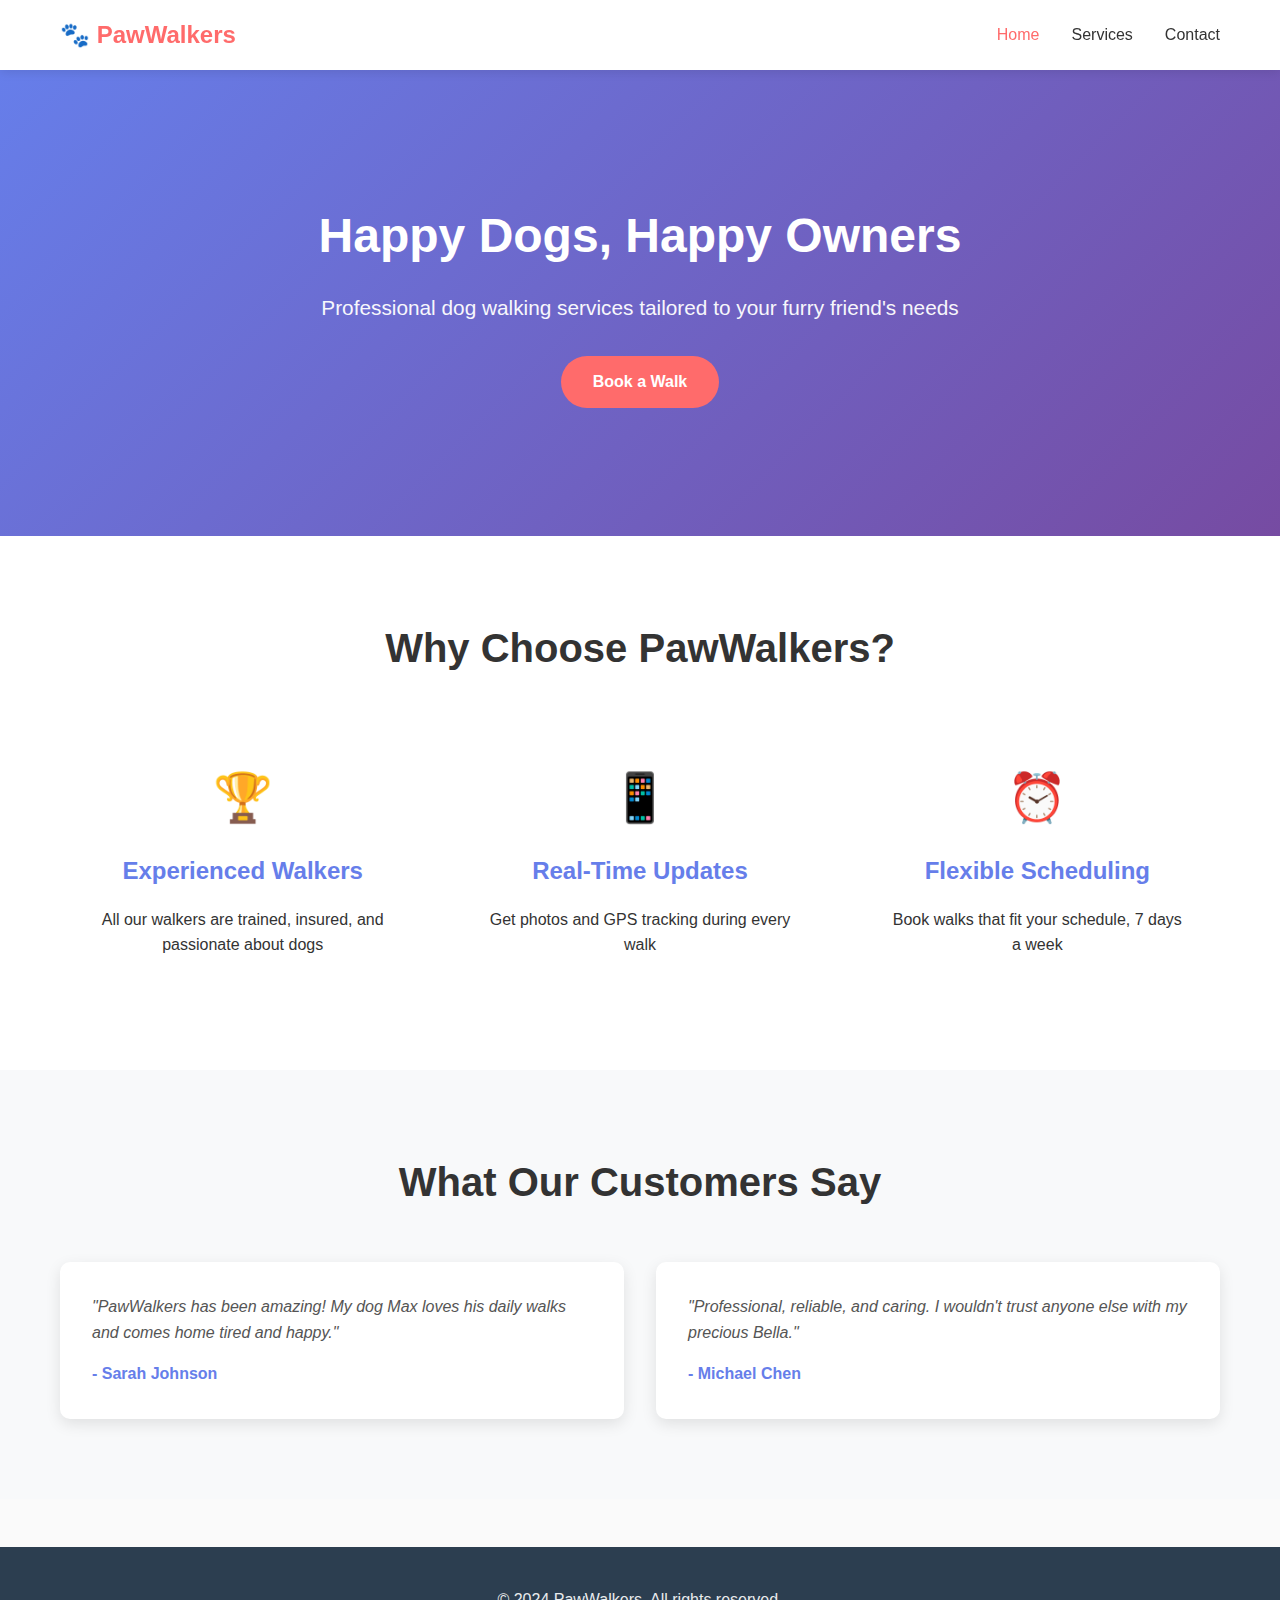
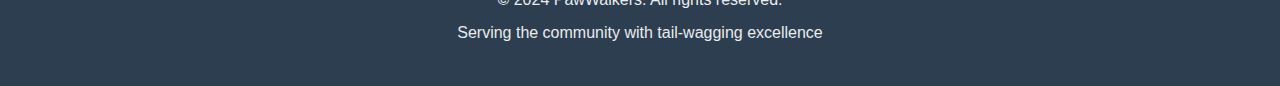
<file: index.html>
<!DOCTYPE html>
<html lang="en">
<head>
    <meta charset="UTF-8">
    <meta name="viewport" content="width=device-width, initial-scale=1.0">
    <title>PawWalkers - Premium Dog Walking Services</title>
    <link rel="stylesheet" href="styles.css">
</head>
<body>
    <nav class="navbar">
        <div class="container">
            <div class="logo">🐾 PawWalkers</div>
            <ul class="nav-links">
                <li><a href="index.html" class="active">Home</a></li>
                <li><a href="services.html">Services</a></li>
                <li><a href="contact.html">Contact</a></li>
            </ul>
        </div>
    </nav>

    <header class="hero">
        <div class="container">
            <h1>Happy Dogs, Happy Owners</h1>
            <p>Professional dog walking services tailored to your furry friend's needs</p>
            <a href="contact.html" class="btn btn-primary">Book a Walk</a>
        </div>
    </header>

    <section class="features">
        <div class="container">
            <h2>Why Choose PawWalkers?</h2>
            <div class="feature-grid">
                <div class="feature-card">
                    <div class="icon">🏆</div>
                    <h3>Experienced Walkers</h3>
                    <p>All our walkers are trained, insured, and passionate about dogs</p>
                </div>
                <div class="feature-card">
                    <div class="icon">📱</div>
                    <h3>Real-Time Updates</h3>
                    <p>Get photos and GPS tracking during every walk</p>
                </div>
                <div class="feature-card">
                    <div class="icon">⏰</div>
                    <h3>Flexible Scheduling</h3>
                    <p>Book walks that fit your schedule, 7 days a week</p>
                </div>
            </div>
        </div>
    </section>

    <section class="testimonials">
        <div class="container">
            <h2>What Our Customers Say</h2>
            <div class="testimonial-grid">
                <div class="testimonial-card">
                    <p>"PawWalkers has been amazing! My dog Max loves his daily walks and comes home tired and happy."</p>
                    <div class="author">- Sarah Johnson</div>
                </div>
                <div class="testimonial-card">
                    <p>"Professional, reliable, and caring. I wouldn't trust anyone else with my precious Bella."</p>
                    <div class="author">- Michael Chen</div>
                </div>
            </div>
        </div>
    </section>

    <footer>
        <div class="container">
            <p>&copy; 2024 PawWalkers. All rights reserved.</p>
            <p>Serving the community with tail-wagging excellence</p>
        </div>
    </footer>
</body>
</html>
</file>
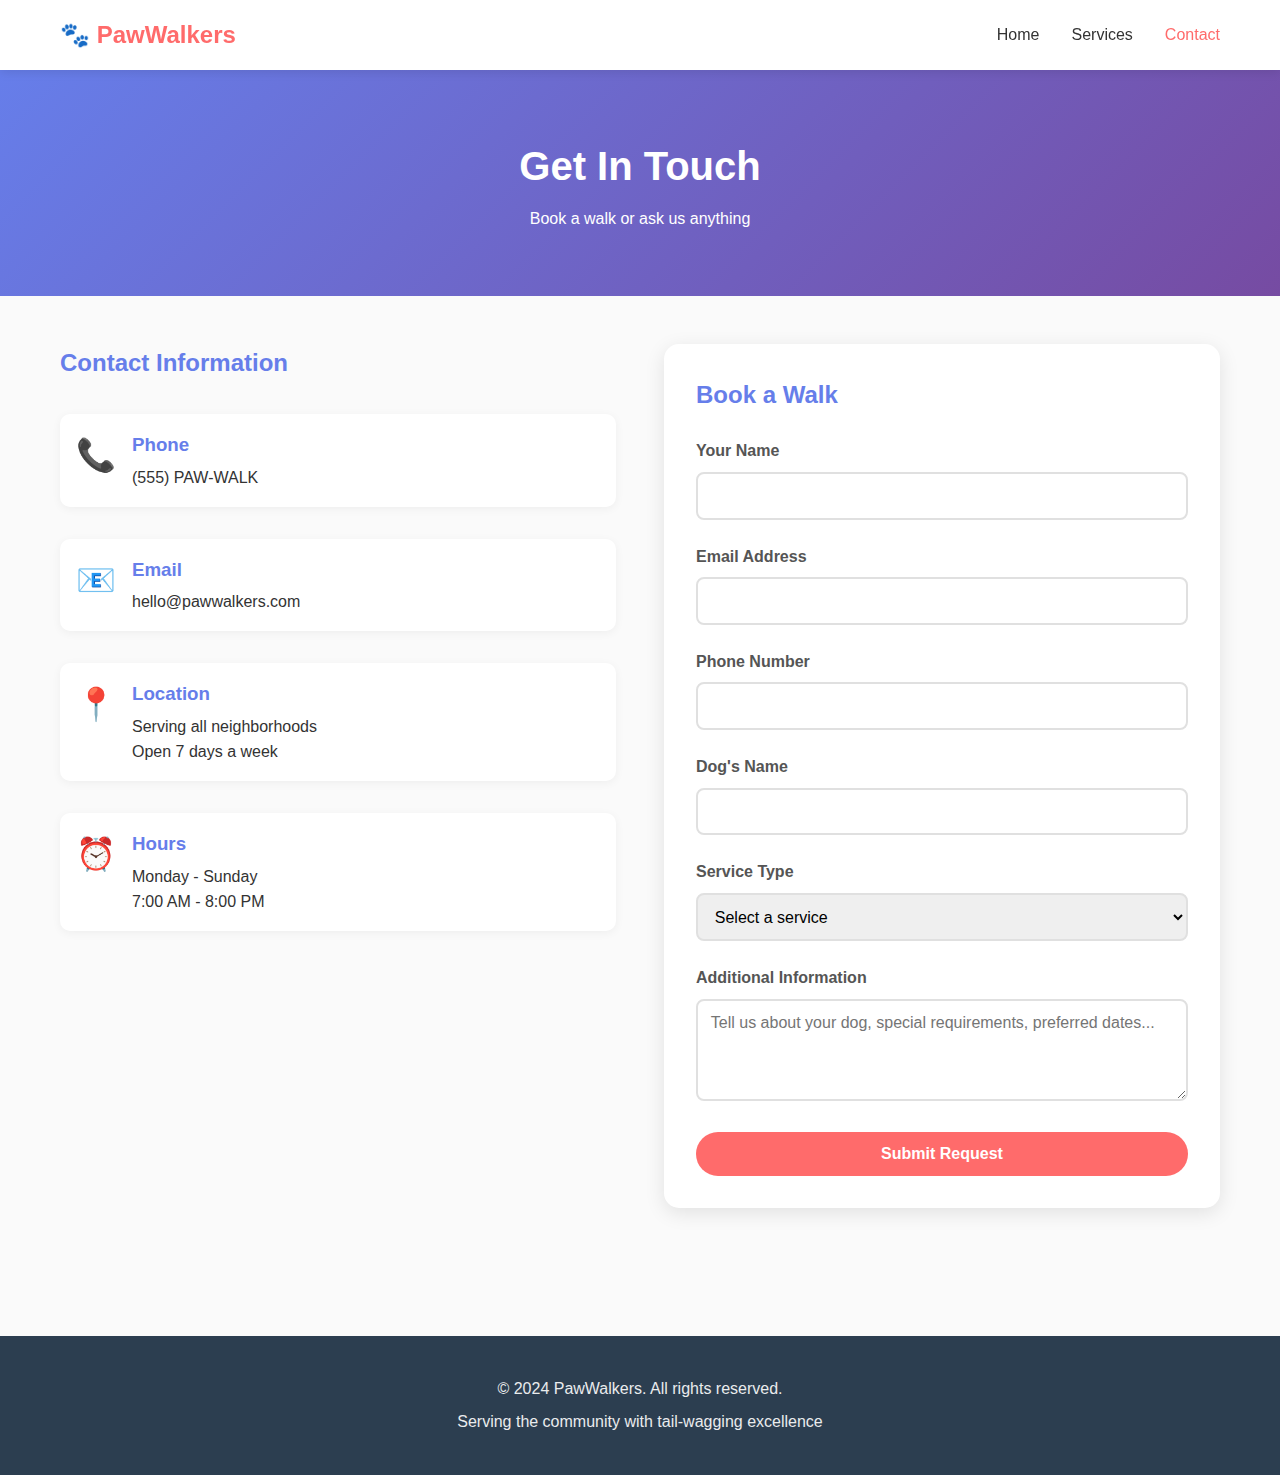
<file: contact.html>
<!DOCTYPE html>
<html lang="en">
<head>
    <meta charset="UTF-8">
    <meta name="viewport" content="width=device-width, initial-scale=1.0">
    <title>Contact - PawWalkers</title>
    <link rel="stylesheet" href="styles.css">
</head>
<body>
    <nav class="navbar">
        <div class="container">
            <div class="logo">🐾 PawWalkers</div>
            <ul class="nav-links">
                <li><a href="index.html">Home</a></li>
                <li><a href="services.html">Services</a></li>
                <li><a href="contact.html" class="active">Contact</a></li>
            </ul>
        </div>
    </nav>

    <section class="page-header">
        <div class="container">
            <h1>Get In Touch</h1>
            <p>Book a walk or ask us anything</p>
        </div>
    </section>

    <section class="contact-section">
        <div class="container">
            <div class="contact-grid">
                <div class="contact-info">
                    <h2>Contact Information</h2>
                    <div class="info-item">
                        <div class="info-icon">📞</div>
                        <div>
                            <h3>Phone</h3>
                            <p>(555) PAW-WALK</p>
                        </div>
                    </div>
                    <div class="info-item">
                        <div class="info-icon">📧</div>
                        <div>
                            <h3>Email</h3>
                            <p>hello@pawwalkers.com</p>
                        </div>
                    </div>
                    <div class="info-item">
                        <div class="info-icon">📍</div>
                        <div>
                            <h3>Location</h3>
                            <p>Serving all neighborhoods<br>Open 7 days a week</p>
                        </div>
                    </div>
                    <div class="info-item">
                        <div class="info-icon">⏰</div>
                        <div>
                            <h3>Hours</h3>
                            <p>Monday - Sunday<br>7:00 AM - 8:00 PM</p>
                        </div>
                    </div>
                </div>

                <div class="contact-form-container">
                    <h2>Book a Walk</h2>
                    <form id="contactForm" class="contact-form">
                        <div class="form-group">
                            <label for="name">Your Name</label>
                            <input type="text" id="name" name="name" required>
                        </div>
                        <div class="form-group">
                            <label for="email">Email Address</label>
                            <input type="email" id="email" name="email" required>
                        </div>
                        <div class="form-group">
                            <label for="phone">Phone Number</label>
                            <input type="tel" id="phone" name="phone" required>
                        </div>
                        <div class="form-group">
                            <label for="dogName">Dog's Name</label>
                            <input type="text" id="dogName" name="dogName" required>
                        </div>
                        <div class="form-group">
                            <label for="service">Service Type</label>
                            <select id="service" name="service" required>
                                <option value="">Select a service</option>
                                <option value="quick">Quick Walk (20 min)</option>
                                <option value="standard">Standard Walk (45 min)</option>
                                <option value="adventure">Adventure Walk (60 min)</option>
                            </select>
                        </div>
                        <div class="form-group">
                            <label for="message">Additional Information</label>
                            <textarea id="message" name="message" rows="4" placeholder="Tell us about your dog, special requirements, preferred dates..."></textarea>
                        </div>
                        <button type="submit" class="btn btn-primary">Submit Request</button>
                    </form>
                    <div id="successMessage" class="success-message" style="display: none;">
                        <h3>Thank you!</h3>
                        <p>Your booking request has been received. We'll contact you within 24 hours to confirm your walk.</p>
                    </div>
                </div>
            </div>
        </div>
    </section>

    <footer>
        <div class="container">
            <p>&copy; 2024 PawWalkers. All rights reserved.</p>
            <p>Serving the community with tail-wagging excellence</p>
        </div>
    </footer>

    <script src="script.js"></script>
</body>
</html>
</file>
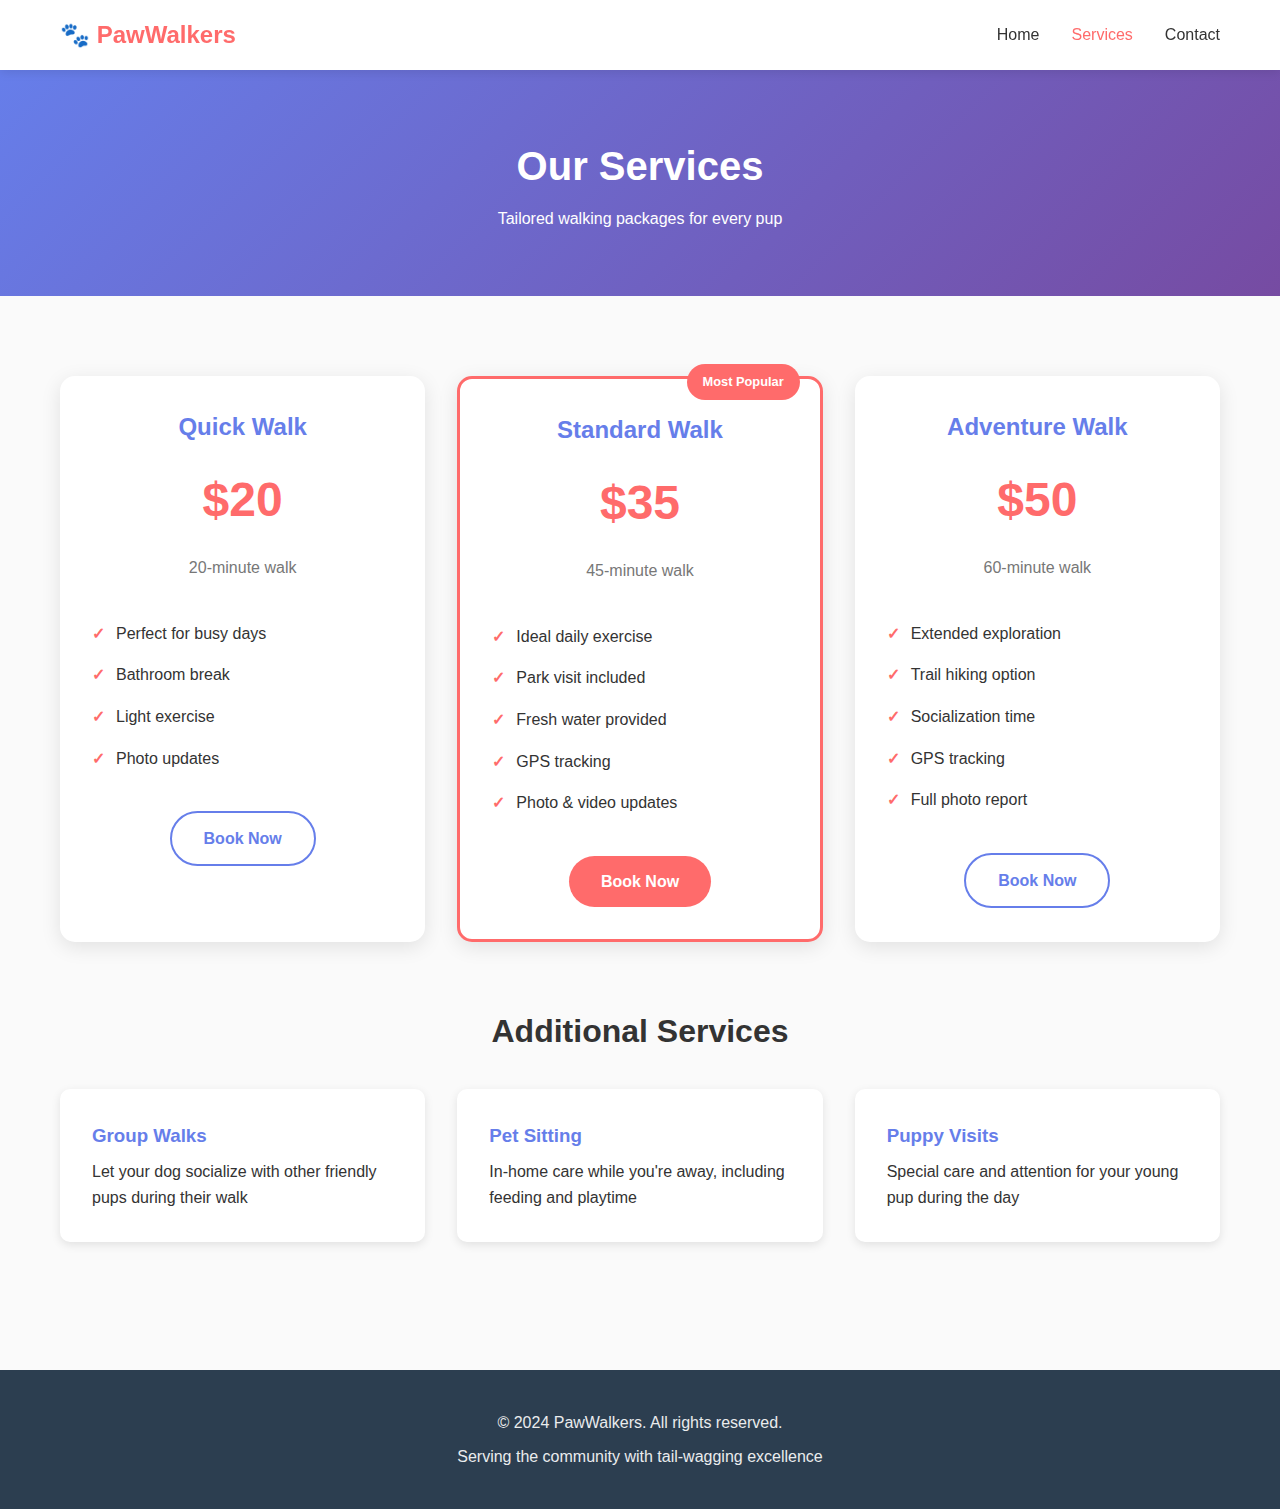
<file: services.html>
<!DOCTYPE html>
<html lang="en">
<head>
    <meta charset="UTF-8">
    <meta name="viewport" content="width=device-width, initial-scale=1.0">
    <title>Services - PawWalkers</title>
    <link rel="stylesheet" href="styles.css">
</head>
<body>
    <nav class="navbar">
        <div class="container">
            <div class="logo">🐾 PawWalkers</div>
            <ul class="nav-links">
                <li><a href="index.html">Home</a></li>
                <li><a href="services.html" class="active">Services</a></li>
                <li><a href="contact.html">Contact</a></li>
            </ul>
        </div>
    </nav>

    <section class="page-header">
        <div class="container">
            <h1>Our Services</h1>
            <p>Tailored walking packages for every pup</p>
        </div>
    </section>

    <section class="services-section">
        <div class="container">
            <div class="service-plans">
                <div class="plan-card">
                    <h2>Quick Walk</h2>
                    <div class="price">$20</div>
                    <p class="duration">20-minute walk</p>
                    <ul class="features-list">
                        <li>Perfect for busy days</li>
                        <li>Bathroom break</li>
                        <li>Light exercise</li>
                        <li>Photo updates</li>
                    </ul>
                    <a href="contact.html" class="btn btn-secondary">Book Now</a>
                </div>

                <div class="plan-card featured">
                    <div class="badge">Most Popular</div>
                    <h2>Standard Walk</h2>
                    <div class="price">$35</div>
                    <p class="duration">45-minute walk</p>
                    <ul class="features-list">
                        <li>Ideal daily exercise</li>
                        <li>Park visit included</li>
                        <li>Fresh water provided</li>
                        <li>GPS tracking</li>
                        <li>Photo & video updates</li>
                    </ul>
                    <a href="contact.html" class="btn btn-primary">Book Now</a>
                </div>

                <div class="plan-card">
                    <h2>Adventure Walk</h2>
                    <div class="price">$50</div>
                    <p class="duration">60-minute walk</p>
                    <ul class="features-list">
                        <li>Extended exploration</li>
                        <li>Trail hiking option</li>
                        <li>Socialization time</li>
                        <li>GPS tracking</li>
                        <li>Full photo report</li>
                    </ul>
                    <a href="contact.html" class="btn btn-secondary">Book Now</a>
                </div>
            </div>

            <div class="additional-services">
                <h2>Additional Services</h2>
                <div class="service-list">
                    <div class="service-item">
                        <h3>Group Walks</h3>
                        <p>Let your dog socialize with other friendly pups during their walk</p>
                    </div>
                    <div class="service-item">
                        <h3>Pet Sitting</h3>
                        <p>In-home care while you're away, including feeding and playtime</p>
                    </div>
                    <div class="service-item">
                        <h3>Puppy Visits</h3>
                        <p>Special care and attention for your young pup during the day</p>
                    </div>
                </div>
            </div>
        </div>
    </section>

    <footer>
        <div class="container">
            <p>&copy; 2024 PawWalkers. All rights reserved.</p>
            <p>Serving the community with tail-wagging excellence</p>
        </div>
    </footer>
</body>
</html>
</file>
<file: styles.css>
/* Reset and Base Styles */
* {
    margin: 0;
    padding: 0;
    box-sizing: border-box;
}

body {
    font-family: -apple-system, BlinkMacSystemFont, 'Segoe UI', Roboto, Oxygen, Ubuntu, Cantarell, sans-serif;
    line-height: 1.6;
    color: #333;
    background-color: #fafafa;
}

.container {
    max-width: 1200px;
    margin: 0 auto;
    padding: 0 20px;
}

/* Navigation */
.navbar {
    background-color: #fff;
    box-shadow: 0 2px 10px rgba(0,0,0,0.1);
    position: sticky;
    top: 0;
    z-index: 100;
}

.navbar .container {
    display: flex;
    justify-content: space-between;
    align-items: center;
    padding: 1rem 20px;
}

.logo {
    font-size: 1.5rem;
    font-weight: bold;
    color: #ff6b6b;
}

.nav-links {
    display: flex;
    list-style: none;
    gap: 2rem;
}

.nav-links a {
    text-decoration: none;
    color: #333;
    font-weight: 500;
    transition: color 0.3s;
}

.nav-links a:hover,
.nav-links a.active {
    color: #ff6b6b;
}

/* Hero Section */
.hero {
    background: linear-gradient(135deg, #667eea 0%, #764ba2 100%);
    color: white;
    padding: 8rem 0;
    text-align: center;
}

.hero h1 {
    font-size: 3rem;
    margin-bottom: 1rem;
}

.hero p {
    font-size: 1.3rem;
    margin-bottom: 2rem;
    opacity: 0.95;
}

/* Buttons */
.btn {
    display: inline-block;
    padding: 0.8rem 2rem;
    border-radius: 50px;
    text-decoration: none;
    font-weight: 600;
    transition: all 0.3s;
    border: none;
    cursor: pointer;
    font-size: 1rem;
}

.btn-primary {
    background-color: #ff6b6b;
    color: white;
}

.btn-primary:hover {
    background-color: #ff5252;
    transform: translateY(-2px);
    box-shadow: 0 5px 15px rgba(255,107,107,0.3);
}

.btn-secondary {
    background-color: transparent;
    color: #667eea;
    border: 2px solid #667eea;
}

.btn-secondary:hover {
    background-color: #667eea;
    color: white;
}

/* Features Section */
.features {
    padding: 5rem 0;
    background-color: #fff;
}

.features h2 {
    text-align: center;
    font-size: 2.5rem;
    margin-bottom: 3rem;
    color: #333;
}

.feature-grid {
    display: grid;
    grid-template-columns: repeat(auto-fit, minmax(250px, 1fr));
    gap: 2rem;
}

.feature-card {
    text-align: center;
    padding: 2rem;
    border-radius: 10px;
    transition: transform 0.3s;
}

.feature-card:hover {
    transform: translateY(-5px);
}

.icon {
    font-size: 3rem;
    margin-bottom: 1rem;
}

.feature-card h3 {
    font-size: 1.5rem;
    margin-bottom: 1rem;
    color: #667eea;
}

/* Testimonials */
.testimonials {
    padding: 5rem 0;
    background-color: #f8f9fa;
}

.testimonials h2 {
    text-align: center;
    font-size: 2.5rem;
    margin-bottom: 3rem;
}

.testimonial-grid {
    display: grid;
    grid-template-columns: repeat(auto-fit, minmax(300px, 1fr));
    gap: 2rem;
}

.testimonial-card {
    background: white;
    padding: 2rem;
    border-radius: 10px;
    box-shadow: 0 5px 15px rgba(0,0,0,0.1);
}

.testimonial-card p {
    font-style: italic;
    margin-bottom: 1rem;
    color: #555;
}

.author {
    font-weight: bold;
    color: #667eea;
}

/* Page Header */
.page-header {
    background: linear-gradient(135deg, #667eea 0%, #764ba2 100%);
    color: white;
    padding: 4rem 0;
    text-align: center;
}

.page-header h1 {
    font-size: 2.5rem;
    margin-bottom: 0.5rem;
}

/* Services Section */
.services-section {
    padding: 5rem 0;
}

.service-plans {
    display: grid;
    grid-template-columns: repeat(auto-fit, minmax(280px, 1fr));
    gap: 2rem;
    margin-bottom: 4rem;
}

.plan-card {
    background: white;
    padding: 2rem;
    border-radius: 15px;
    box-shadow: 0 5px 20px rgba(0,0,0,0.1);
    text-align: center;
    transition: transform 0.3s;
    position: relative;
}

.plan-card:hover {
    transform: translateY(-10px);
}

.plan-card.featured {
    border: 3px solid #ff6b6b;
}

.badge {
    position: absolute;
    top: -15px;
    right: 20px;
    background: #ff6b6b;
    color: white;
    padding: 0.5rem 1rem;
    border-radius: 20px;
    font-size: 0.8rem;
    font-weight: bold;
}

.plan-card h2 {
    color: #667eea;
    margin-bottom: 1rem;
}

.price {
    font-size: 3rem;
    font-weight: bold;
    color: #ff6b6b;
    margin: 1rem 0;
}

.duration {
    color: #777;
    margin-bottom: 1.5rem;
}

.features-list {
    list-style: none;
    margin: 2rem 0;
    text-align: left;
}

.features-list li {
    padding: 0.5rem 0;
    padding-left: 1.5rem;
    position: relative;
}

.features-list li:before {
    content: "✓";
    position: absolute;
    left: 0;
    color: #ff6b6b;
    font-weight: bold;
}

.additional-services {
    margin-top: 4rem;
}

.additional-services h2 {
    text-align: center;
    font-size: 2rem;
    margin-bottom: 2rem;
}

.service-list {
    display: grid;
    grid-template-columns: repeat(auto-fit, minmax(300px, 1fr));
    gap: 2rem;
}

.service-item {
    background: white;
    padding: 2rem;
    border-radius: 10px;
    box-shadow: 0 3px 10px rgba(0,0,0,0.1);
}

.service-item h3 {
    color: #667eea;
    margin-bottom: 0.5rem;
}

/* Contact Section */
.contact-section {
    padding: 3rem 0 5rem 0;
}

.contact-grid {
    display: grid;
    grid-template-columns: repeat(auto-fit, minmax(350px, 1fr));
    gap: 3rem;
}

.contact-info h2 {
    margin-bottom: 2rem;
    color: #667eea;
}

.info-item {
    display: flex;
    gap: 1rem;
    margin-bottom: 2rem;
    padding: 1rem;
    background: white;
    border-radius: 10px;
    box-shadow: 0 2px 10px rgba(0,0,0,0.05);
}

.info-icon {
    font-size: 2rem;
}

.info-item h3 {
    color: #667eea;
    margin-bottom: 0.3rem;
}

/* Contact Form */
.contact-form-container {
    background: white;
    padding: 2rem;
    border-radius: 15px;
    box-shadow: 0 5px 20px rgba(0,0,0,0.1);
}

.contact-form-container h2 {
    margin-bottom: 1.5rem;
    color: #667eea;
}

.form-group {
    margin-bottom: 1.5rem;
}

.form-group label {
    display: block;
    margin-bottom: 0.5rem;
    font-weight: 600;
    color: #555;
}

.form-group input,
.form-group select,
.form-group textarea {
    width: 100%;
    padding: 0.8rem;
    border: 2px solid #e0e0e0;
    border-radius: 8px;
    font-size: 1rem;
    font-family: inherit;
    transition: border-color 0.3s;
}

.form-group input:focus,
.form-group select:focus,
.form-group textarea:focus {
    outline: none;
    border-color: #667eea;
}

.contact-form button {
    width: 100%;
}

.success-message {
    text-align: center;
    padding: 2rem;
    background: #d4edda;
    border-radius: 10px;
    margin-top: 1rem;
}

.success-message h3 {
    color: #155724;
    margin-bottom: 0.5rem;
}

.success-message p {
    color: #155724;
}

/* Footer */
footer {
    background-color: #2c3e50;
    color: white;
    text-align: center;
    padding: 2rem 0;
    margin-top: 3rem;
}

footer p {
    margin: 0.5rem 0;
    opacity: 0.9;
}

/* Responsive Design */
@media (max-width: 768px) {
    .hero h1 {
        font-size: 2rem;
    }

    .hero p {
        font-size: 1.1rem;
    }

    .nav-links {
        gap: 1rem;
    }

    .contact-grid {
        grid-template-columns: 1fr;
    }
}
</file>
